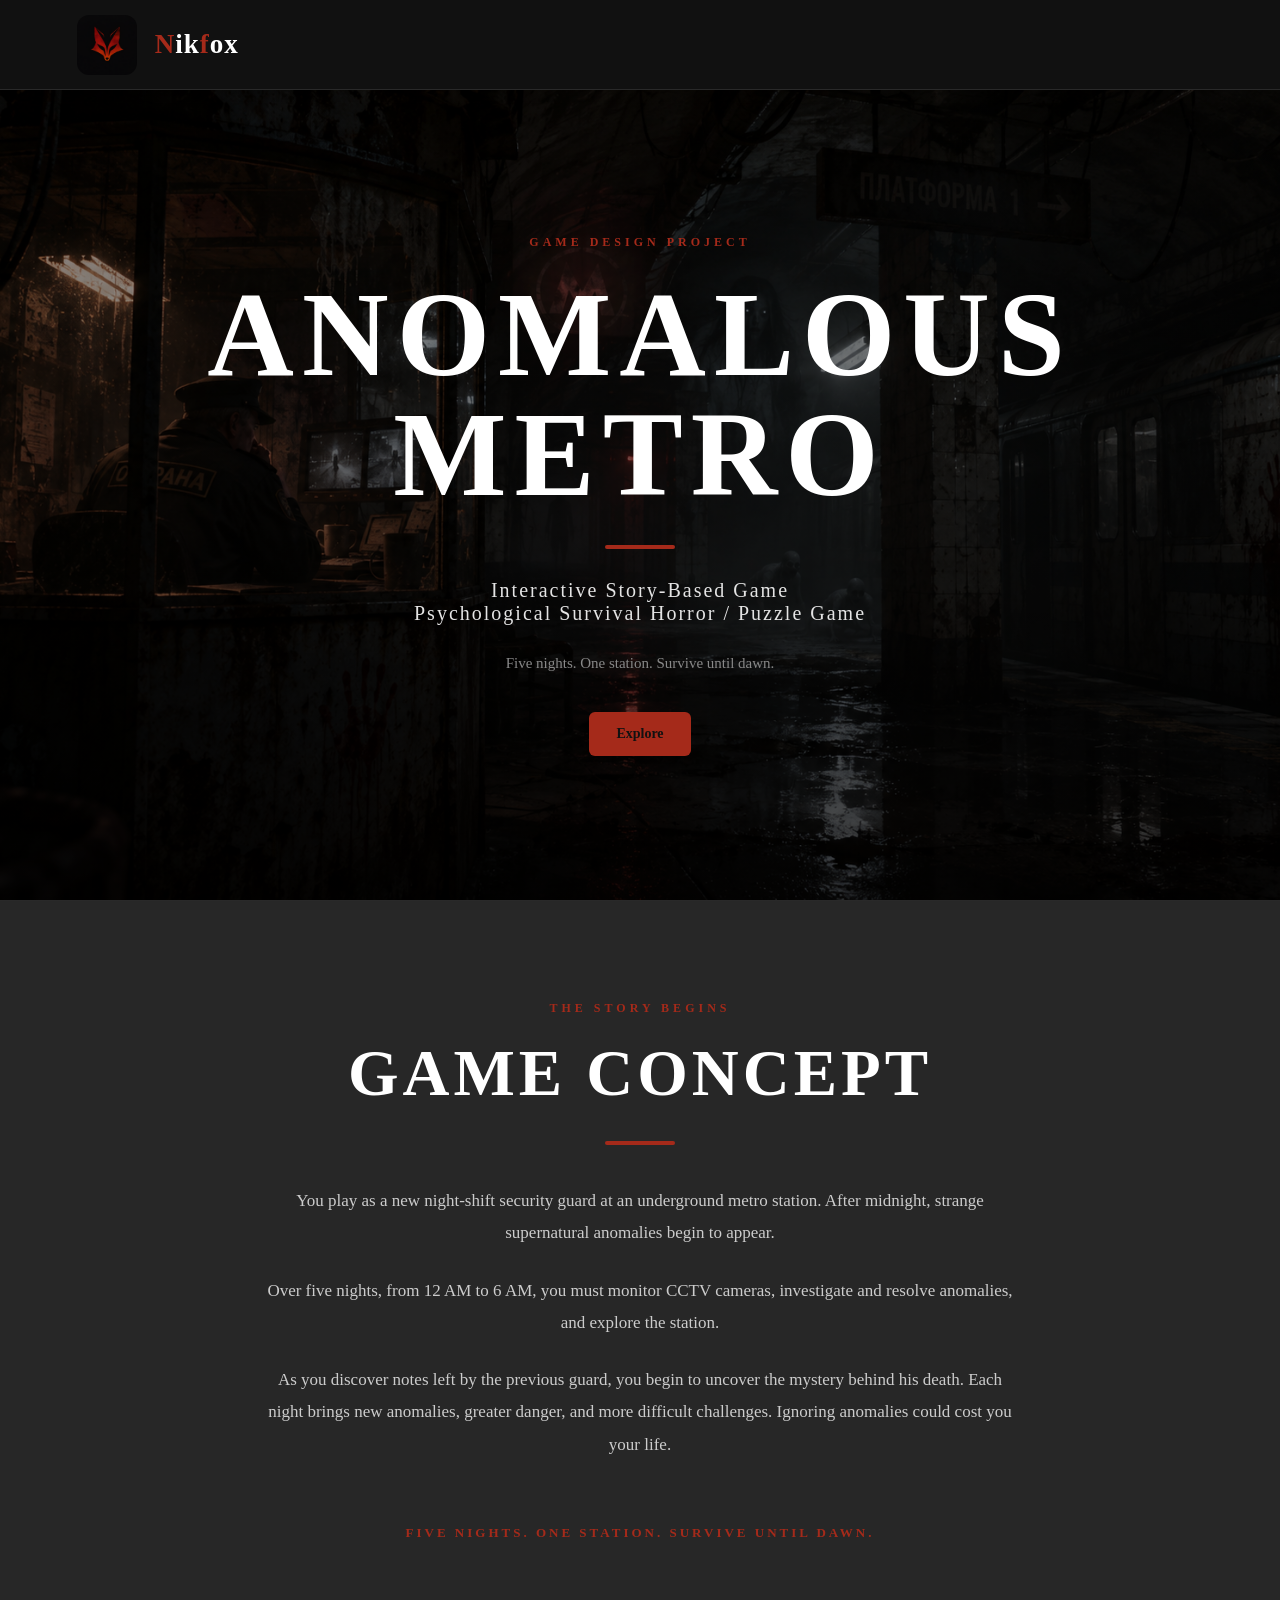
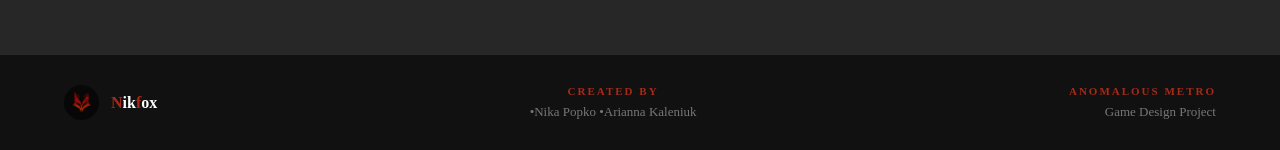
<file: index.html>
<!DOCTYPE html>
<html lang="en">
<head>
    <link rel="stylesheet" href="style.css">
    <meta charset="UTF-8">
    <title>Anomalous Metro</title>
</head>

<body>

    <header class="top-box">
        <img src="logofox.jpg" alt="Nikfox Logo">
        <h1><span>N</span>ik<span>f</span>ox</h1>
    </header>

    <main>

        <section class="hero">

            <p class="hero-label">GAME DESIGN PROJECT</p>

            <h2>ANOMALOUS METRO</h2>

            <div class="orange-line"></div>

            <p class="hero-subtitle">
                Interactive Story-Based Game
            </p>

            <p class="hero-subtitle">
                Psychological Survival Horror / Puzzle Game
            </p>
            
            <p class="hero-description">
                Five nights. One station. Survive until dawn.
            </p>

            <a href="portfolio.html" class="hero-button">
                Explore
            </a>

        </section>


        <!-- GAME CONCEPT -->

        <section class="game-concept">

            <p class="game-concept-label">
                THE STORY BEGINS
            </p>

            <h2>GAME CONCEPT</h2>

            <div class="game-concept-line"></div>

            <div class="game-concept-content">

                <p>
                    You play as a new night-shift security guard
                    at an underground metro station.
                    After midnight, strange supernatural anomalies
                    begin to appear.
                </p>

                <p>
                    Over five nights, from 12 AM to 6 AM,
                    you must monitor CCTV cameras, investigate
                    and resolve anomalies, and explore the station.
                </p>

                <p>
                    As you discover notes left by the previous guard,
                    you begin to uncover the mystery behind his death.
                    Each night brings new anomalies, greater danger,
                    and more difficult challenges.
                    Ignoring anomalies could cost you your life.
                </p>

            </div>

            <p class="game-concept-ending">
                FIVE NIGHTS. ONE STATION. SURVIVE UNTIL DAWN.
            </p>

        </section>

    </main>


    <footer class="footer">

        <div class="footer-brand">
            <img src="logofox.jpg" alt="Nikfox Logo">
            <span class="footer-name">
                <span class="footer-name-accent">N</span>ik<span class="footer-name-accent">f</span>ox
            </span>
        </div>

        <div class="footer-team">
            <p>Created by</p>
            <span>•Nika Popko •Arianna Kaleniuk</span>
        </div>

        <div class="footer-project">
            <p>Anomalous metro</p>
            <span>Game Design Project</span>
        </div>

    </footer>

</body>
</html>
</file>
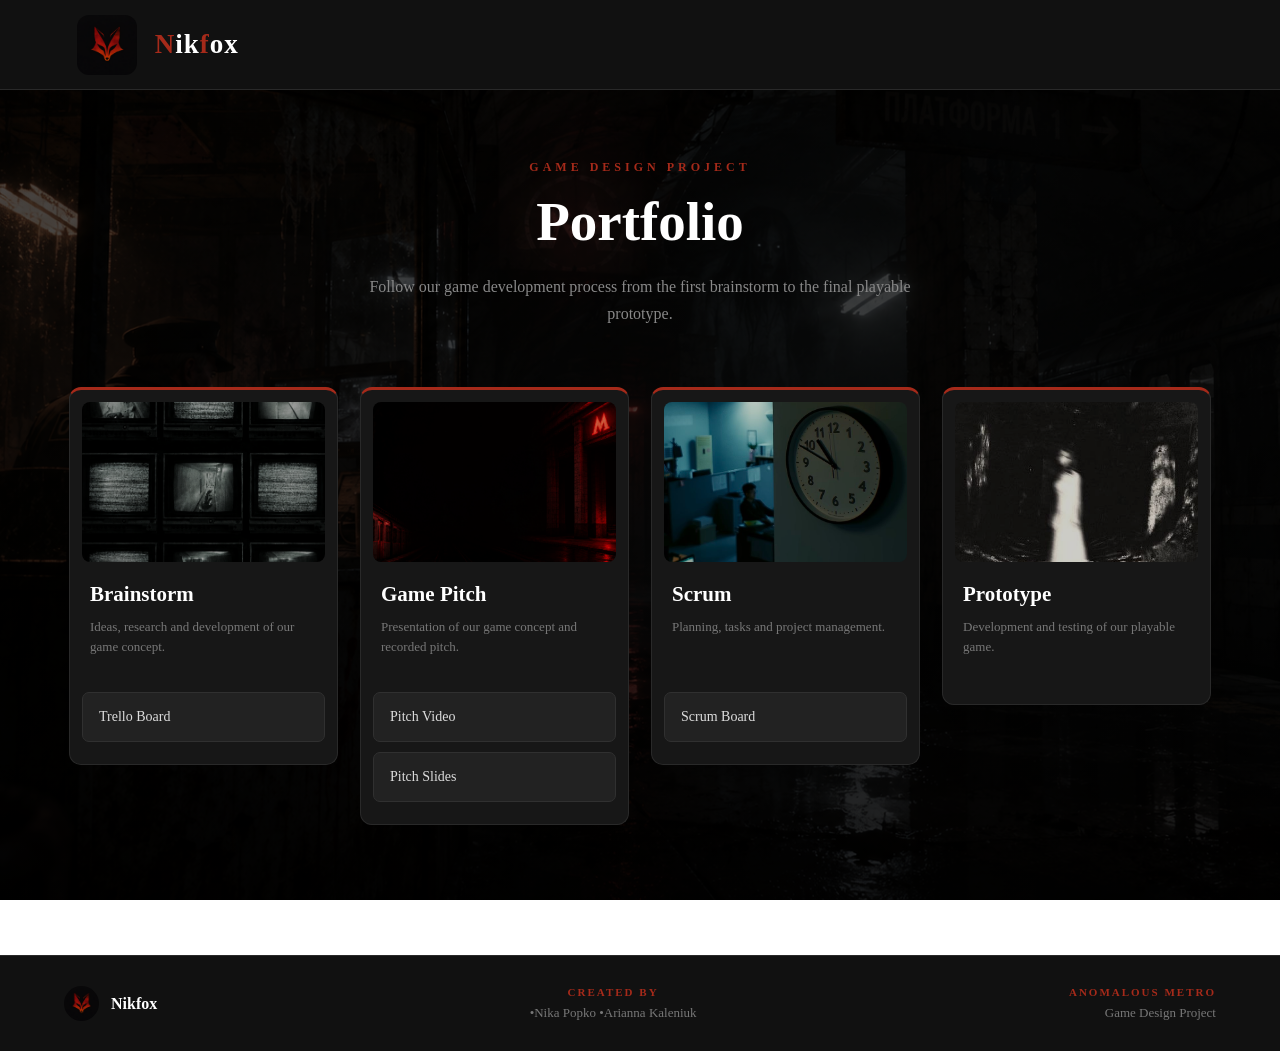
<file: portfolio.html>
<!DOCTYPE html>
<html lang="en">

<head>
    <meta charset="UTF-8">
    <meta name="viewport" content="width=device-width, initial-scale=1.0">

    <title>Portfolio | Nikfox</title>

    <link rel="stylesheet" href="style.css">
</head>

<body>

    <!-- HEADER -->

    <header class="top-box">

    <a href="index.html" class="home-link">
        <img src="logofox.jpg" alt="Nikfox Logo">
        <h1><span>N</span>ik<span>f</span>ox</h1>
    </a>

</header>


    <!-- PORTFOLIO -->

    <main class="portfolio">

        <p class="portfolio-label">
            GAME DESIGN PROJECT
        </p>

        <h2>Portfolio</h2>

        <p class="portfolio-description">
            Follow our game development process from the first
            brainstorm to the final playable prototype.
        </p>


        <!-- PORTFOLIO BOARD -->

        <div class="portfolio-board">


            <!-- BRAINSTORM -->

            <div class="portfolio-column">

                <img
                    src="brainstorm.jpg"
                    alt="Brainstorm"
                    class="portfolio-image"
                >

                <h3>Brainstorm</h3>

                <p class="column-description">
                    Ideas, research and development of our game concept.
                </p>

                <a href="https://trello.com/b/CGzlkRyw/countdown-game-brainstorm" target="_blank" class="portfolio-card">
                    Trello Board
                </a>

            </div>


            <!-- GAME PITCH -->

            <div class="portfolio-column">

                <img
                    src="pitch.jpg"
                    alt="Game Pitch"
                    class="portfolio-image"
                >

                <h3>Game Pitch</h3>

                 <p class="column-description">
                    Presentation of our game concept and recorded pitch.
                </p>

                 <a href="https://youtu.be/h2idMtsKupk" target="_blank" class="portfolio-card">
                    Pitch Video
                </a>

                     <a href="https://setuo365-my.sharepoint.com/:p:/g/personal/20118301_setu_ie/IQDdB4BViV5iQLC_aWqQnqKzAQgoEJvwpgiYDGTcG-dyXr4?e=LwWw58" target="_blank" class="portfolio-card">
                    Pitch Slides
                </a>

            </div>


            <!-- SCRUM -->

            <div class="portfolio-column">

                <img
                    src="scrum.jpg"
                    alt="Scrum"
                    class="portfolio-image"
                >

                <h3>Scrum</h3>

                <p class="column-description">
                    Planning, tasks and project management.
                </p>

                <a href="https://trello.com/b/0UXscEQd/anomalous-metro" target="_blank" class="portfolio-card">
                    Scrum Board
                </a>

    

            </div>


            <!-- PROTOTYPE -->

            <div class="portfolio-column">

                <img
                    src="prototype.jpg"
                    alt="Prototype"
                    class="portfolio-image"
                >

                <h3>Prototype</h3>

                <p class="column-description">
                    Development and testing of our playable game.
                </p>

            </div>


        </div>

    </main>
    <footer class="footer">

    <div class="footer-brand">
        <img src="logofox.jpg" alt="Nikfox Logo">
        <span>Nikfox</span>
    </div>

    <div class="footer-team">
        <p>Created by</p>
        <span>•Nika Popko •Arianna Kaleniuk</span>
    </div>

    <div class="footer-project">
        <p>Anomalous metro</p>
        <span>Game Design Project</span>
    </div>

</footer>

</body>

</html>
</file>
<file: style.css>
/* -------------------- */
/* GENERAL              */
/* -------------------- */

* {
    box-sizing: border-box;
}

html {
    scroll-behavior: smooth;
}


/* -------------------- */
/* TOP BAR              */
/* -------------------- */

.top-box {
    height: 90px;

    display: flex;
    align-items: center;

    padding: 0 6%;

    background-color: #111111;

    border-bottom: 1px solid #292929;
}


/* Logo */

.top-box img {
    width: 60px;
    height: 60px;

    object-fit: cover;

    border-radius: 12px;

    margin-right: 18px;
}


/* Nikfox */

.top-box h1 {
    margin: 0;

    font-size: 27px;
    font-weight: 700;

    letter-spacing: 1px;
}


/* Colored part of Nikfox */

.top-box h1 span {
    color: #A52A1A;
}


/* -------------------- */
/* HERO                 */
/* -------------------- */

.hero {
    min-height: calc(100vh - 90px);

    display: flex;
    flex-direction: column;

    justify-content: center;
    align-items: center;

    text-align: center;

    padding: 60px 25px;

    /* Metro horror background */
    background-image:
        linear-gradient(
            rgba(0, 0, 0, 0.35),
            rgba(0, 0, 0, 0.70)
        ),
        url("metroback.png");

    background-size: cover;
    background-position: center;
    background-repeat: no-repeat;
}


/* Small text */

.hero-label {
    margin: 0 0 25px;

    color: #A52A1A;

    font-size: 12px;
    font-weight: bold;

    letter-spacing: 4px;
}


/* COUNTDOWN */

.hero h2 {
    margin: 0;

    font-size: clamp(55px, 10vw, 120px);

    line-height: 1;

    letter-spacing: 8px;

    font-weight: 800;
}


/* Orange line */

.orange-line {
    width: 70px;
    height: 4px;

    margin: 30px 0;

    background-color: #A52A1A;

    border-radius: 10px;
}


/* Subtitle */

.hero-subtitle {
    margin: 0;

    color: #e4e4e4;

    font-size: 20px;

    letter-spacing: 2px;
}


/* Description */

.hero-description {
    max-width: 550px;

    margin: 25px 0 0;

    color: #888888;

    font-size: 15px;

    line-height: 1.8;
}


/* Button */

.hero-button {
    display: inline-block;

    margin-top: 35px;

    padding: 14px 27px;

    background-color: #A52A1A;

    color: #111111;

    text-decoration: none;

    font-size: 14px;
    font-weight: bold;

    border-radius: 6px;

    transition: 0.25s;
}

.hero-button:hover {
    background-color: #C04420;

    transform: translateY(-2px);
}


/* -------------------- */
/* MOBILE               */
/* -------------------- */

@media (max-width: 600px) {

    .top-box {
        height: 75px;
        padding: 0 20px;
    }

    .top-box img {
        width: 48px;
        height: 48px;
    }

    .top-box h1 {
        font-size: 23px;
    }

    .hero {
        min-height: calc(100vh - 75px);
    }

    .hero h2 {
        letter-spacing: 3px;
    }

    .hero-subtitle {
        font-size: 16px;
    }
}


/* ========================= */
/* PORTFOLIO PAGE            */
/* ========================= */

.portfolio {
    padding: 70px 5% 100px;

    text-align: center;
}


/* Small orange title */

.portfolio-label {
    margin: 0 0 15px;

    color: #A52A1A;

    font-size: 12px;
    font-weight: bold;

    letter-spacing: 4px;
}


/* PORTFOLIO TITLE */

.portfolio h2 {
    margin: 0;

    color: white;

    font-size: 55px;
}


/* DESCRIPTION */

.portfolio-description {
    max-width: 600px;

    margin: 20px auto 50px;

    color: #888888;

    line-height: 1.7;
}


/* ========================= */
/* PORTFOLIO BOARD           */
/* ========================= */

.portfolio-board {
    display: flex;

    align-items: flex-start;

    gap: 22px;

    width: 100%;

    overflow-x: auto;

    padding: 10px 5px 30px;
}


/* ========================= */
/* BIG COLUMN                */
/* ========================= */

.portfolio-column {
    flex: 1;

    min-width: 250px;

    padding: 12px;

    background-color: #171717;

    border: 1px solid #292929;
    border-top: 3px solid #A52A1A;

    border-radius: 12px;

    text-align: left;

    transition: 0.25s;
}


.portfolio-column:hover {
    transform: translateY(-5px);

    border-color: #A52A1A;
}


/* ========================= */
/* COLUMN IMAGE              */
/* ========================= */

.portfolio-image {
    width: 100%;
    height: 160px;

    object-fit: cover;

    display: block;

    border-radius: 8px;

    margin-bottom: 20px;

    filter: brightness(0.8);

    transition: 0.3s;
}


.portfolio-column:hover .portfolio-image {
    filter: brightness(1);
}


/* ========================= */
/* COLUMN TITLE              */
/* ========================= */

.portfolio-column h3 {
    margin: 0 8px 10px;

    color: white;

    font-size: 21px;
}


/* COLUMN DESCRIPTION */

.column-description {
    min-height: 55px;

    margin: 0 8px 20px;

    color: #777777;

    font-size: 13px;

    line-height: 1.5;
}


/* ========================= */
/* SMALL LINK CARDS          */
/* ========================= */

.portfolio-card {
    display: block;

    margin-bottom: 10px;

    padding: 16px;

    background-color: #222222;

    border: 1px solid #303030;

    border-radius: 7px;

    color: #dddddd;

    text-decoration: none;

    font-size: 14px;

    transition: 0.2s;
}


.portfolio-card:hover {
    background-color: #292929;

    border-color: #C04420;

    color: white;

    transform: translateX(3px);
}


/* ========================= */
/* MOBILE                    */
/* ========================= */

@media (max-width: 700px) {

    .portfolio {
        padding: 50px 20px;
    }

    .portfolio h2 {
        font-size: 42px;
    }

    .portfolio-board {
        flex-direction: column;

        overflow: visible;
    }

    .portfolio-column {
        width: 100%;
    }

}


/* HOME LINK */

.home-link {
    display: flex;
    align-items: center;

    color: white;
    text-decoration: none;
}

.home-link img {
    margin-right: 18px;
}

.home-link h1 {
    margin: 0;
}


/* ========================= */
/* FOOTER                    */
/* ========================= */

.footer {
    display: flex;
    justify-content: space-between;
    align-items: center;
    gap: 30px;

    padding: 30px 5%;

    background-color: #111111;
    border-top: 1px solid #292929;

    color: #777777;
}


/* NIKFOX */

.footer-brand {
    display: flex;
    align-items: center;

    gap: 12px;
}

.footer-brand img {
    width: 35px;
    height: 35px;

    object-fit: cover;

    border-radius: 50%;
}

.footer-brand span {
    color: white;

    font-weight: bold;

    font-size: 16px;
}

/* Colored part of Nikfox in footer */

.footer-brand .footer-name-accent {
    color: #A52A1A;
}


/* TEAM */

.footer-team {
    text-align: center;
}

.footer-team p,
.footer-project p {
    margin: 0 0 5px;

    color: #A52A1A;

    font-size: 11px;
    font-weight: bold;

    text-transform: uppercase;

    letter-spacing: 2px;
}

.footer-team span,
.footer-project span {
    font-size: 13px;
}


/* PROJECT */

.footer-project {
    text-align: right;
}


/* Horror metro background */

body {
    margin: 0;
    min-height: 100vh;

    background-image:
        linear-gradient(
            rgba(0, 0, 0, 0.65),
            rgba(0, 0, 0, 0.85)
        ),
        url("metroback.png");

    background-size: cover;
    background-position: center;
    background-repeat: no-repeat;
    background-attachment: fixed;

    color: white;
}


/* MOBILE */

@media (max-width: 700px) {

    .footer {
        flex-direction: column;

        text-align: center;
    }

    .footer-project {
        text-align: center;
    }

}


/* ========================= */
/* GAME CONCEPT SECTION      */
/* ========================= */

.game-concept {
    padding: 100px 25px 110px;

    display: flex;
    flex-direction: column;
    align-items: center;

    text-align: center;

    background-color: rgba(10, 10, 10, 0.88);

    border-top: 1px solid #292929;
}


/* Small label */

.game-concept-label {
    margin: 0 0 20px;

    color: #A52A1A;

    font-size: 12px;
    font-weight: bold;

    letter-spacing: 4px;
}


/* Main title */

.game-concept h2 {
    margin: 0;

    color: white;

    font-size: clamp(36px, 6vw, 65px);

    letter-spacing: 4px;
}


/* Red accent line */

.game-concept-line {
    width: 70px;
    height: 4px;

    margin: 30px 0 40px;

    background-color: #A52A1A;

    border-radius: 10px;
}


/* Description */

.game-concept-content {
    max-width: 750px;

    color: #cccccc;

    font-size: 17px;

    line-height: 1.9;
}

.game-concept-content p {
    margin: 0 0 25px;
}


/* Final phrase */

.game-concept-ending {
    margin: 35px 0 0;

    color: #A52A1A;

    font-size: 13px;
    font-weight: bold;

    letter-spacing: 3px;

    line-height: 1.8;
}


/* Mobile */

@media (max-width: 600px) {

    .game-concept {
        padding: 70px 20px 80px;
    }

    .game-concept-content {
        font-size: 15px;
    }

    .game-concept-ending {
        font-size: 11px;
        letter-spacing: 2px;
    }

}
</file>
